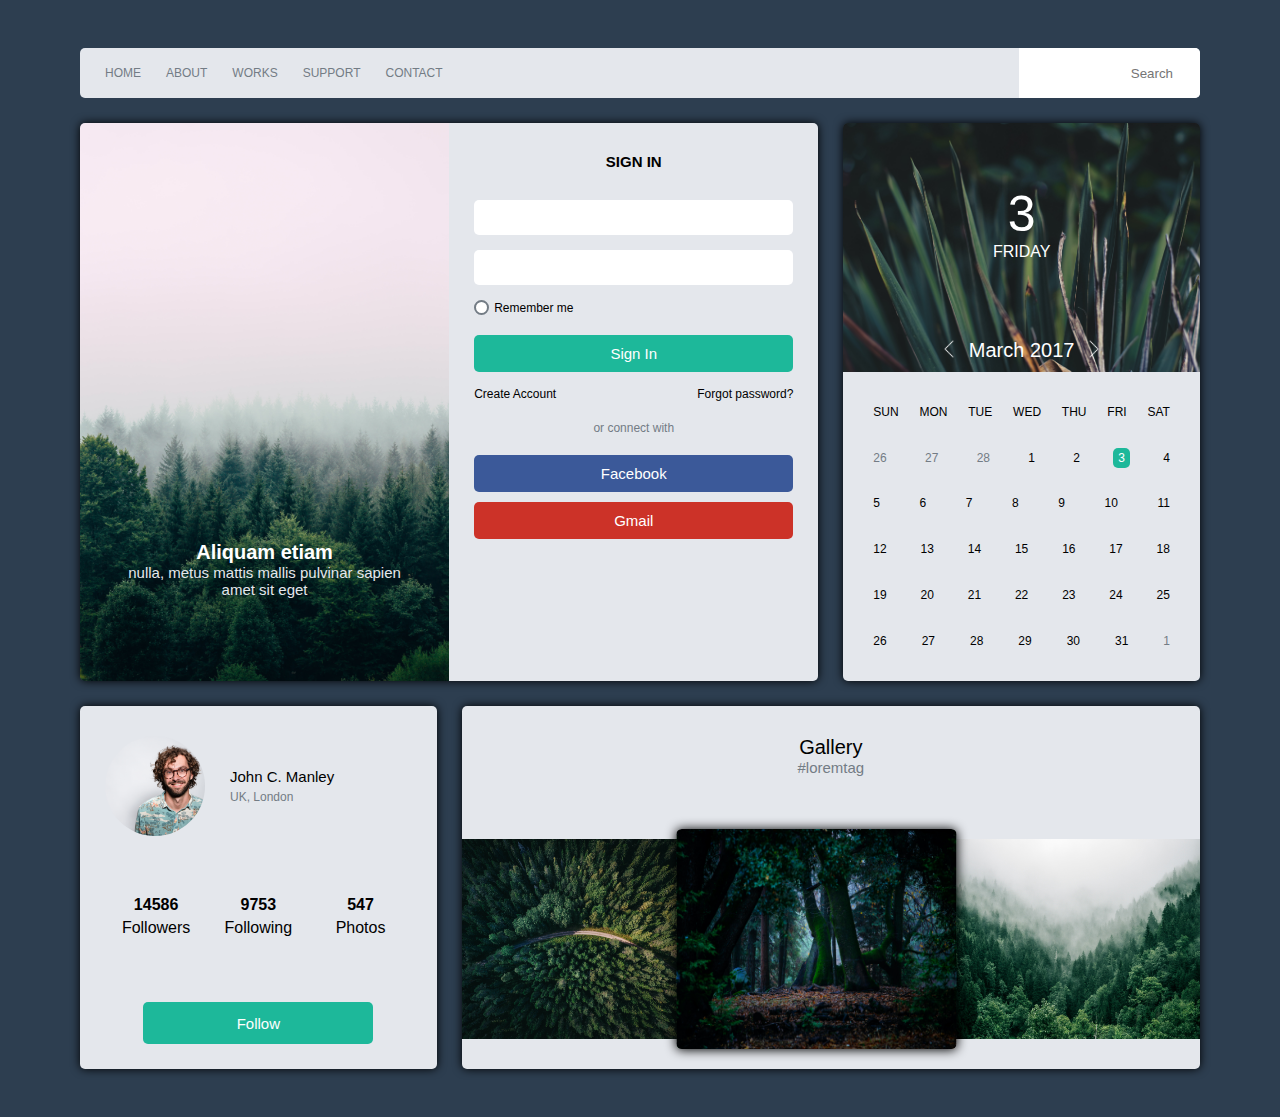
<file: iCodeThis/Aug_Day24/index.html>
<!DOCTYPE html>
<html lang="en">

<head>
    <meta charset="UTF-8">
    <meta name="viewport" content="width=device-width, initial-scale=1.0">
    <link rel="stylesheet" type="text/css" href="index.css" />
    <title>Day24</title>
</head>

<body class="bg-[#181028] flex justify-center items-center min-h-screen">
    <header>
        <div class="header-link-container">
            <a class="header-link" href="index.html">Home</a>
            <a class="header-link" href="index.html">About</a>
            <a class="header-link" href="index.html">Works</a>
            <a class="header-link" href="index.html">Support</a>
            <a class="header-link" href="index.html">Contact</a>
        </div>
        <form class="header-form">
            <img>
            <input class="header-input" type="text" placeholder="Search">
        </form>
    </header>
    <main>
        <section class="sign-in col-span-2 row-span-3">
            <div class="sign-in-image-container">
                <img class="sign-in-image" src="assets/sign-in-photo.jpg">
                <div class="sign-in-image-text">
                    <h2>Aliquam etiam</h2>
                    <p>nulla, metus mattis mallis pulvinar sapien amet sit eget</p>
                </div>
            </div>
            <div class="sign-in-container">
                <h3>
                    Sign in
                </h3>
                <form class="credentials">
                    <input type="text">
                    <input type="password">
                    <label for="checkbox"><input type="checkbox" id="checkbox"> Remember me</label>
                    <input type="submit" value="Sign In">
                </form>
                <div class="account-options">
                    <a>Create Account</a>
                    <a>Forgot password?</a>
                </div>
                <p>or connect with</p>
                <div class="alternatives">
                    <a class="fb">Facebook</a>
                    <a class="gm">Gmail</a>
                </div>
            </div>
        </section>
        <section class="calendar row-span-3">
            <div class="calendar-image-container">
                <img class="calendar-image" src="assets/calendar.jpg">
                <div class="day-container">
                    <p class="day-number">3</p>
                    <p class="day-text">Friday</p>
                </div>
                <div class="month"><img src="assets/left-arrow.png">March 2017<img class="reverse"
                        src="assets/left-arrow.png"></div>
            </div>
            <div class="calendar-container">
                <div class="table-values">
                    <span>Sun</span>
                    <span>Mon</span>
                    <span>Tue</span>
                    <span>Wed</span>
                    <span>Thu</span>
                    <span>Fri</span>
                    <span>Sat</span>
                </div>
                <div class="table-values">
                    <span class="other-month">26</span>
                    <span class="other-month">27</span>
                    <span class="other-month">28</span>
                    <span>1</span>
                    <span>2</span>
                    <span class="current">3</span>
                    <span>4</span>
                </div>
                <div class="table-values">
                    <span>5</span>
                    <span>6</span>
                    <span>7</span>
                    <span>8</span>
                    <span>9</span>
                    <span>10</span>
                    <span>11</span>
                </div>
                <div class="table-values">
                    <span>12</span>
                    <span>13</span>
                    <span>14</span>
                    <span>15</span>
                    <span>16</span>
                    <span>17</span>
                    <span>18</span>
                </div>
                <div class="table-values">
                    <span>19</span>
                    <span>20</span>
                    <span>21</span>
                    <span>22</span>
                    <span>23</span>
                    <span>24</span>
                    <span>25</span>
                </div>
                <div class="table-values">
                    <span>26</span>
                    <span>27</span>
                    <span>28</span>
                    <span>29</span>
                    <span>30</span>
                    <span>31</span>
                    <span class="other-month">1</span>
                </div>

            </div>
        </section>
        <section class="profile row-span-2">
            <div class="profile-top-container">
                <img class="profile-picture" src="assets/profile-picture.jpg">
                <div class="profile-main-data">
                    <p class="profile-name">John C. Manley</p>
                    <p class="profile-location">UK, London</p>
                </div>
            </div>
            <div class="profile-details">
                <div class="profile-detail">
                    <span class="number">14586</span>
                    <span class="field">Followers</span>
                </div>
                <div class="profile-detail">
                    <span class="number">9753</span>
                    <span class="field">Following</span>
                </div>
                <div class="profile-detail">
                    <span class="number">547</span>
                    <span class="field">Photos</span>
                </div>
            </div>
            <form class="profile-form">
                <input type="submit" value="Follow">
            </form>
        </section>
        <section class="gallery col-span-2 row-span-2">
            <div class="gallery-text">
                <p class="title">Gallery</p>
                <p class="tag">#loremtag</p>
            </div>
            <div class="gallery-carousel">
                <div class="gallery-image-container">
                    <img src="assets/gallery-1.jpg">
                </div>
                <div class="gallery-image-container">
                    <img src="assets/gallery-2.jpg" class="middle">
                </div>
                <div class="gallery-image-container">
                    <img src="assets/gallery-3.jpg">
                </div>
            </div>
        </section>
    </main>
</body>

</html>
</file>
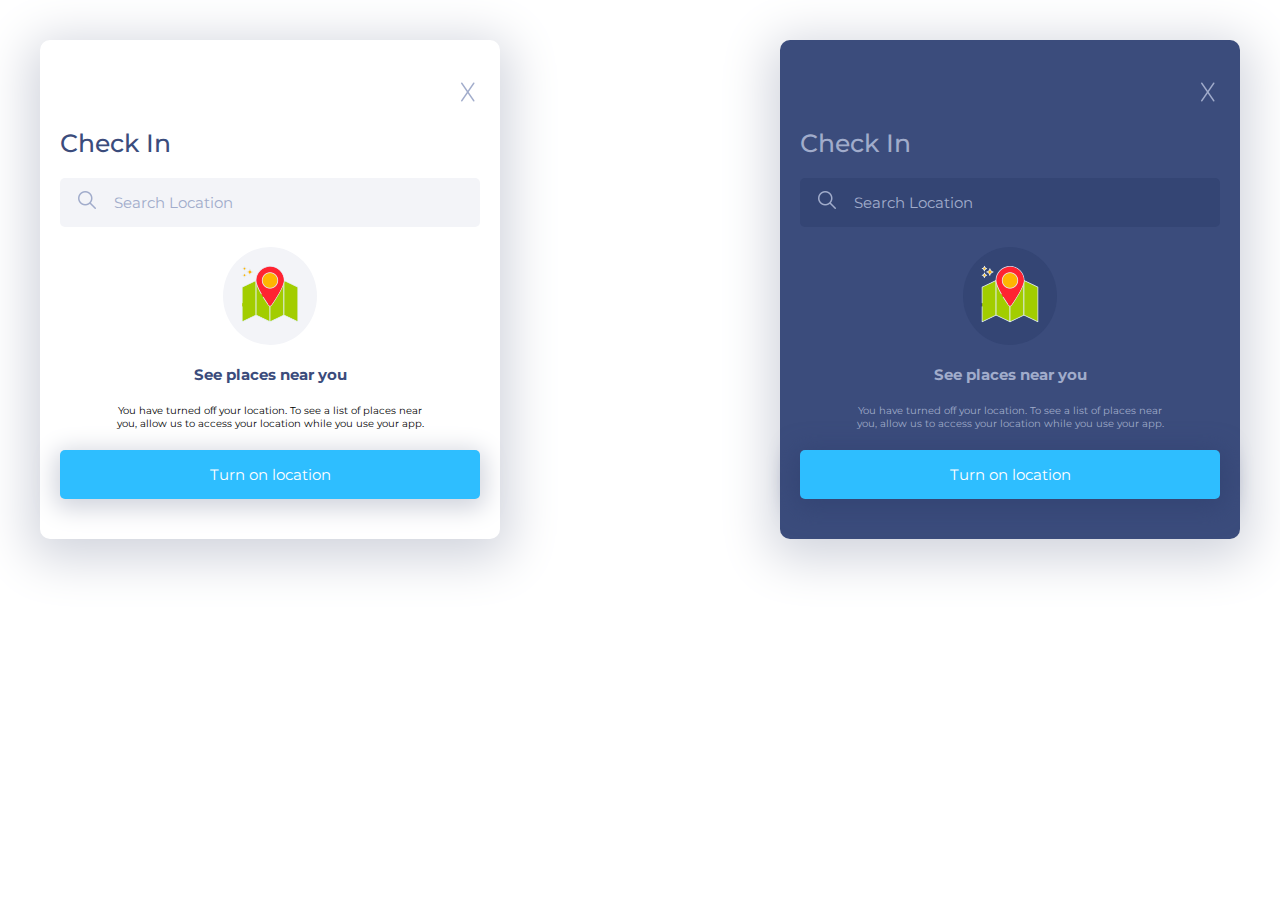
<file: iCodeThis/Aug_Day26/index.html>
<!DOCTYPE html>
<html lang="en">

<head>
    <meta charset="UTF-8">
    <meta name="viewport" content="width=device-width, initial-scale=1.0">
    <link rel="stylesheet" type="text/css" href="index.css" />
    <link rel="preconnect" href="https://fonts.googleapis.com">
    <link rel="preconnect" href="https://fonts.gstatic.com" crossorigin>
    <link href="https://fonts.googleapis.com/css2?family=Montserrat:wght@400;500;600;700;800&display=swap"
        rel="stylesheet">
    <title>Day26</title>
</head>

<body>
    <section>
        <div class="close-icon-container">
            <img src="assets/x.png">
        </div>
        <h3>Check In</h3>
        <form>
            <div class="search-container">
                <img src="assets/search.png">
                <input type="text" placeholder="Search Location">
            </div>
            <div class="image-container">
                <img src="assets/map.png">
            </div>
            <p class="bigger">See places near you</p>
            <p class="smaller">You have turned off your location. To see a list of places near you, allow us to access
                your location while you use your app.</p>
            <input type="submit" value="Turn on location">
        </form>
    </section>
    <section class="dark">
        <div class="close-icon-container">
            <img src="assets/x.png">
        </div>
        <h3>Check In</h3>
        <form>
            <div class="search-container">
                <img src="assets/search.png">
                <input type="text" placeholder="Search Location">
            </div>
            <div class="image-container">
                <img src="assets/map.png">
            </div>
            <p class="bigger">See places near you</p>
            <p class="smaller">You have turned off your location. To see a list of places near you, allow us to access
                your location while you use your app.</p>
            <input type="submit" value="Turn on location">
        </form>
    </section>
</body>

</html>
</file>
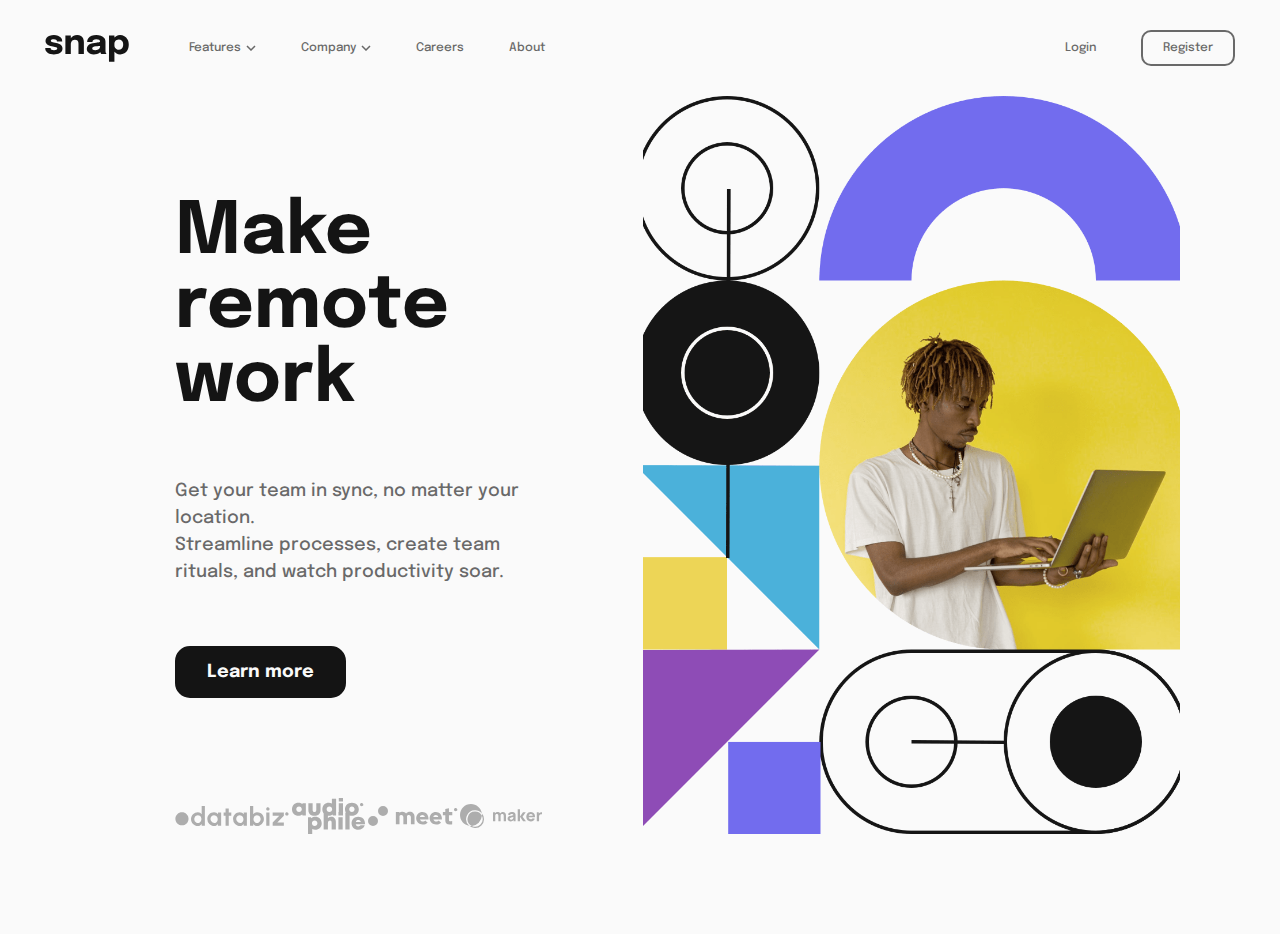
<file: FrontendMentor/intro-section-with-dropdown-navigation-main/website/index.html>
<!DOCTYPE html>
<html lang="en">

<head>
  <meta charset="UTF-8">
  <meta name="viewport" content="width=device-width, initial-scale=1.0">
  <!-- displays site properly based on user's device -->

  <link rel="icon" type="image/png" sizes="32x32" href="../images/favicon-32x32.png">
  <link rel="preconnect" href="https://fonts.googleapis.com">
  <link rel="preconnect" href="https://fonts.gstatic.com" crossorigin>
  <link href="https://fonts.googleapis.com/css2?family=Epilogue:wght@500;700&display=swap" rel="stylesheet">
  <link rel="stylesheet" type="text/css" href="index.css" />
  <script src="index.js" defer></script>

  <title>Frontend Mentor | Intro section with dropdown navigation</title>

</head>

<body>

  <header>
    <img src="../images/logo.svg">
    <nav id="nav">
      <img id="close-menu" src="../images/icon-close-menu.svg">
      <ul class="menu-list">
        <li class="menu-option" id="features">
          <div class="for-mobile-container">
            Features
            <img id="features-down" class="active" src="../images/icon-arrow-down.svg">
            <img id="features-up" src="../images/icon-arrow-up.svg">
          </div>
          <ul class="features-list">
            <li class="features-option"><img src="../images/icon-todo.svg"><a href="index.html">Todo List</a></li>
            <li class="features-option"><img src="../images/icon-calendar.svg"><a href="index.html">Calendar</a></li>
            <li class="features-option"><img src="../images/icon-reminders.svg"><a href="index.html">Reminders</a></li>
            <li class="features-option"><img src="../images/icon-planning.svg"><a href="index.html">Planning</a></li>
          </ul>
        </li>
        <li class="menu-option" id="company">
          <div class="for-mobile-container">
            Company
            <img id="company-down" class="active" src="../images/icon-arrow-down.svg">
            <img id="company-up" src="../images/icon-arrow-up.svg">
          </div>
          <ul class="company-list">
            <li class="company-option"><a href="index.html">History</a></li>
            <li class="company-option"><a href="index.html">Our Team</a></li>
            <li class="company-option"><a href="index.html">Blog</a></li>
          </ul>
        </li>
        <li class="menu-option"> <a class="header-link" href="index.html">Careers</a> </li>
        <li class="menu-option"> <a class="header-link" href="index.html">About</a> </li>
      </ul>
      <div class="account-list">
        <a class="login" href="index.html">Login</a>
        <a class="register" href="index.html">Register</a>
      </div>
    </nav>
    <img id="menu" src="../images/icon-menu.svg">
  </header>

  <main>
    <section class="left-container">
      <div class="text">
        <h2> Make <br> remote work </h2>
        <p>
          Get your team in sync, no matter your location. <br>
          Streamline processes,
          create team rituals, and watch productivity soar.
        </p>
        <a class="hiro-btn" href="index.html">Learn more</a>
      </div>
      <div class="clients">
        <img src="../images/client-databiz.svg">
        <img src="../images/client-audiophile.svg">
        <img src="../images/client-meet.svg">
        <img src="../images/client-maker.svg">
      </div>
    </section>
    <section class="right-container">
      <img id="desktop-image" src="../images/image-hero-desktop.png">
      <img id="mobile-image" src="../images/image-hero-mobile.png">
    </section>
  </main>

</body>

</html>
</file>
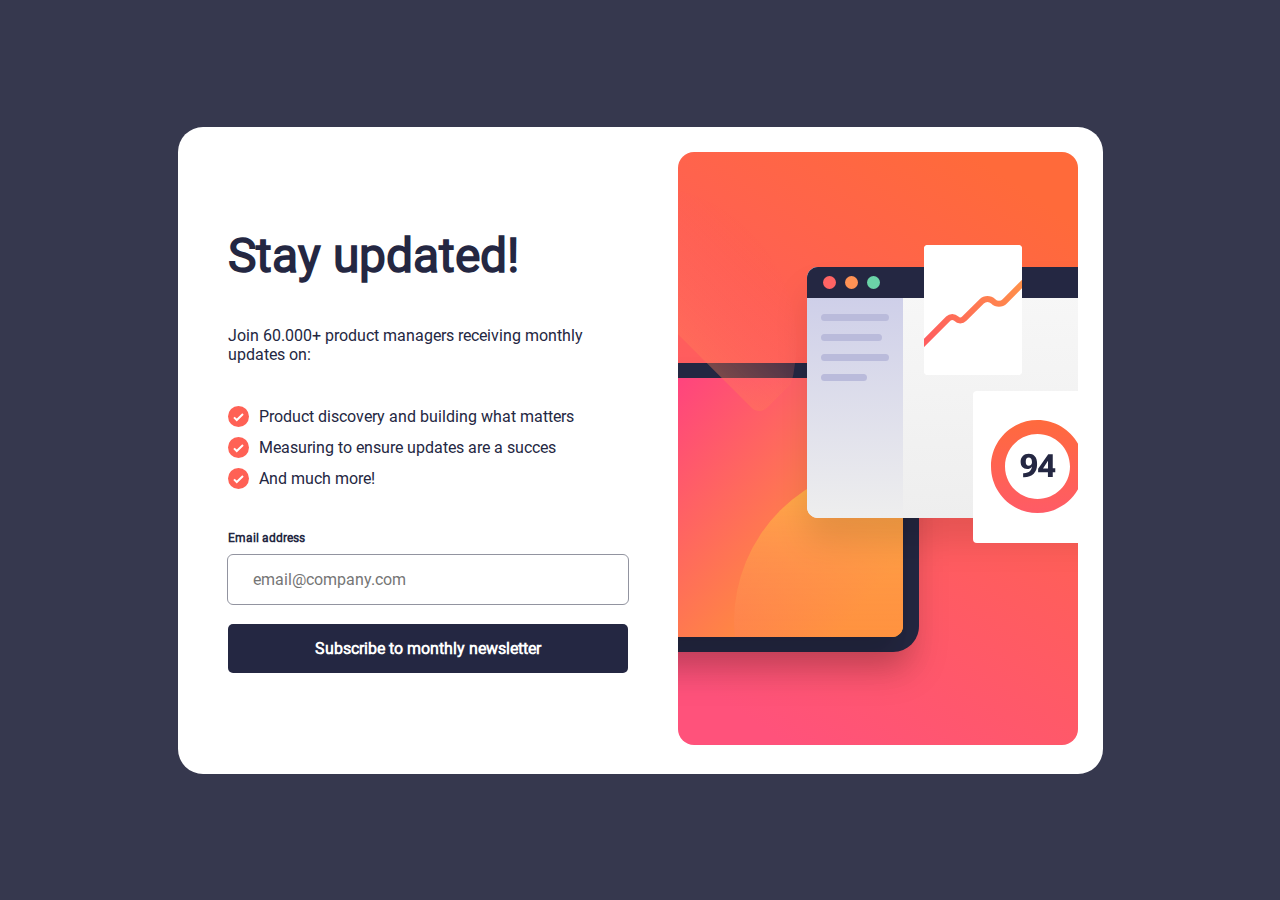
<file: FrontendMentor/newsletter-sign-up-with-success-message-main/website/index.html>
<!DOCTYPE html>
<html lang="en">

<head>
  <meta charset="UTF-8">
  <meta name="viewport" content="width=device-width, initial-scale=1.0">

  <link rel="icon" type="image/png" sizes="32x32" href="../assets/images/favicon-32x32.png">
  <link rel="stylesheet" type="text/css" href="style.css" />
  <script src="index.js" defer></script>

  <title>Frontend Mentor | Newsletter sign-up form with success message</title>

</head>


<body>
  <main class="newsletter">
    <section class="content">
      <h2>Stay updated!</h2>
      <p class="motivation">Join 60.000+ product managers receiving monthly updates on:</p>
      <ul>
        <li><img src="../assets/images/icon-list.svg">Product discovery and building what matters</li>
        <li><img src="../assets/images/icon-list.svg">Measuring to ensure updates are a succes</li>
        <li><img src="../assets/images/icon-list.svg">And much more!</li>
      </ul>
      <form id="form" action="success.html">
        <label for="email">Email address
          <span id="error">Valid email required</span>
        </label>
        <input type="text" placeholder="email@company.com" id="email">
        <button type="submit" id="submit">Subscribe to monthly newsletter</button>
      </form>
    </section>
    <section class="illustration">
      <img id="desktop" src="../assets/images/illustration-sign-up-desktop.svg">
      <img id="phone" src="../assets/images/illustration-sign-up-mobile.svg">
    </section>
  </main>
</body>

</html>
</file>
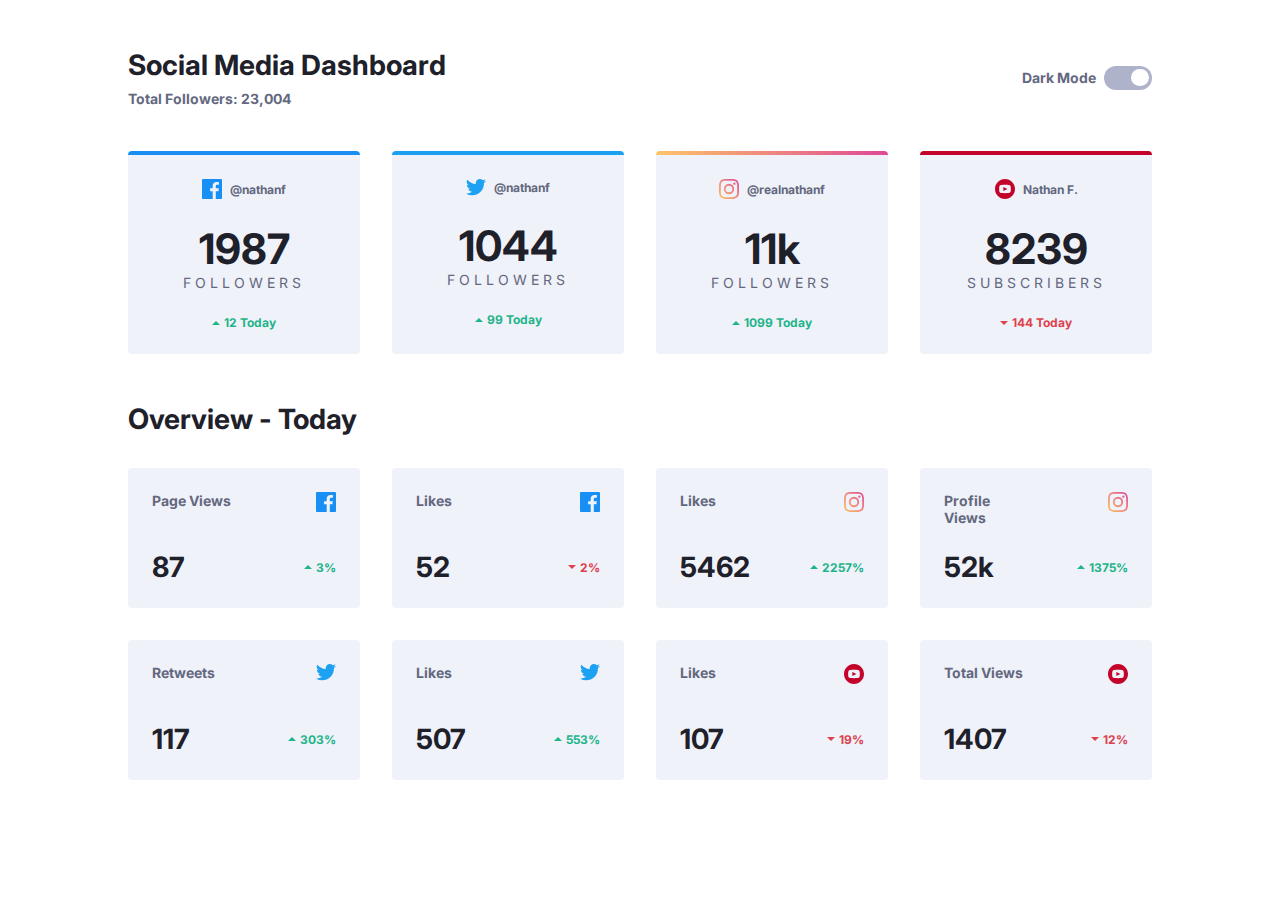
<file: FrontendMentor/social-media-dashboard-with-theme-switcher-master/website/index.html>
<!DOCTYPE html>
<html lang="en">

<head>
  <meta charset="UTF-8">
  <meta name="viewport" content="width=device-width, initial-scale=1.0">
  <!-- displays site properly based on user's device -->

  <link rel="icon" type="image/png" sizes="32x32" href="../images/favicon-32x32.png">
  <link rel="stylesheet" type="text/css" href="style.css" />
  <script src="index.js" defer></script>

  <link rel="preconnect" href="https://fonts.googleapis.com">
  <link rel="preconnect" href="https://fonts.gstatic.com" crossorigin>
  <link href="https://fonts.googleapis.com/css2?family=Inter:wght@400;700&display=swap" rel="stylesheet">

  <title>Frontend Mentor | Social media dashboard with theme switcher</title>

</head>

<body>
  <header>
    <div class="left-side">
      <h1>
        Social Media Dashboard
      </h1>
      <p>
        Total Followers: 23,004
      </p>
    </div>
    <div class="design-line"></div>
    <div class="right-side">
      <span>Dark Mode</span>
      <input type="checkbox" id="theme-checkbox">
      <label class="theme-switcher" for="theme-checkbox">
        <div class="theme-switcher-circle"></div>
      </label>
    </div>
  </header>


  <section class="general-cards">

    <div class="general-card facebook">
      <div class="platform-and-username">
        <img src="../images/icon-facebook.svg">
        <p class="username">@nathanf</p>
      </div>
      <div class="followers">
        <p class="number">
          1987
        </p>
        <p class="text">
          Followers
        </p>
      </div>
      <div class="fluctuation">
        <img src="../images/icon-up.svg">
        <span class="text">12 Today</span>
      </div>
    </div>

    <div class="general-card twitter">
      <div class="platform-and-username">
        <img src="../images/icon-twitter.svg">
        <p class="username">@nathanf</p>
      </div>
      <div class="followers">
        <p class="number">
          1044
        </p>
        <p class="text">
          Followers
        </p>
      </div>
      <div class="fluctuation">
        <img src="../images/icon-up.svg">
        <span class="text">99 Today</span>
      </div>
    </div>

    <div class="general-card instagram">
      <div class="platform-and-username">
        <img src="../images/icon-instagram.svg">
        <p class="username">@realnathanf</p>
      </div>
      <div class="followers">
        <p class="number">
          11k
        </p>
        <p class="text">
          Followers
        </p>
      </div>
      <div class="fluctuation">
        <img src="../images/icon-up.svg">
        <span class="text">1099 Today</span>
      </div>
    </div>

    <div class="general-card youtube">
      <div class="platform-and-username">
        <img src="../images/icon-youtube.svg">
        <p class="username">Nathan F.</p>
      </div>
      <div class="followers">
        <p class="number">
          8239
        </p>
        <p class="text">
          Subscribers
        </p>
      </div>
      <div class="fluctuation">
        <img src="../images/icon-down.svg">
        <span class="text bad">144 Today</span>
      </div>
    </div>

  </section>


  <article class="today-overview">

    <h2>Overview - Today</h2>

    <section class="today-overview-cards">

      <div class="today-overview-card">
        <p class="name">
          Page Views
        </p>
        <div class="icon-container">
          <img src="../images/icon-facebook.svg">
        </div>
        <p class="number">
          87
        </p>
        <div class="fluctuation">
          <img src="../images/icon-up.svg">
          <span class="text">
            3%
          </span>
        </div>
      </div>

      <div class="today-overview-card">
        <p class="name">
          Likes
        </p>
        <div class="icon-container">
          <img src="../images/icon-facebook.svg">
        </div>
        <p class="number">
          52
        </p>
        <div class="fluctuation">
          <img src="../images/icon-down.svg">
          <span class="text bad">
            2%
          </span>
        </div>
      </div>

      <div class="today-overview-card">
        <p class="name">
          Likes
        </p>
        <div class="icon-container">
          <img src="../images/icon-instagram.svg">
        </div>
        <p class="number">
          5462
        </p>
        <div class="fluctuation">
          <img src="../images/icon-up.svg">
          <span class="text">
            2257%
          </span>
        </div>
      </div>

      <div class="today-overview-card">
        <p class="name">
          Profile Views
        </p>
        <div class="icon-container">
          <img src="../images/icon-instagram.svg">
        </div>
        <p class="number">
          52k
        </p>
        <div class="fluctuation">
          <img src="../images/icon-up.svg">
          <span class="text">
            1375%
          </span>
        </div>
      </div>

      <div class="today-overview-card">
        <p class="name">
          Retweets
        </p>
        <div class="icon-container">
          <img src="../images/icon-twitter.svg">
        </div>
        <p class="number">
          117
        </p>
        <div class="fluctuation">
          <img src="../images/icon-up.svg">
          <span class="text">
            303%
          </span>
        </div>
      </div>

      <div class="today-overview-card">
        <p class="name">
          Likes
        </p>
        <div class="icon-container">
          <img src="../images/icon-twitter.svg">
        </div>
        <p class="number">
          507
        </p>
        <div class="fluctuation">
          <img src="../images/icon-up.svg">
          <span class="text">
            553%
          </span>
        </div>
      </div>

      <div class="today-overview-card">
        <p class="name">
          Likes
        </p>
        <div class="icon-container">
          <img src="../images/icon-youtube.svg">
        </div>
        <p class="number">
          107
        </p>
        <div class="fluctuation">
          <img src="../images/icon-down.svg">
          <span class="text bad">
            19%
          </span>
        </div>
      </div>

      <div class="today-overview-card">
        <p class="name">
          Total Views
        </p>
        <div class="icon-container">
          <img src="../images/icon-youtube.svg">
        </div>
        <p class="number">
          1407
        </p>
        <div class="fluctuation">
          <img src="../images/icon-down.svg">
          <span class="text bad">
            12%
          </span>
        </div>
      </div>

    </section>

  </article>

</body>

</html>
</file>
<file: iCodeThis/Aug_Day24/index.css>
:root{
    --dark-blue: #2D3E50;
    --container-grey: #E4E7EC;
    --icon-grey: #CFD3D8;
    --green: #1DB89A;
    --font-grey: #737C85;
    --fb: #3B5999;
    --gm: #CC3228;
    --extra-large: 30px;
    --large: 20px;
    --medium: 15px;
    --small: 12px;
}

*{
    margin: 0px;
    font-family: Arial, Helvetica, sans-serif;
}

body{
    margin: 3rem 5rem;
    background-color: var(--dark-blue);
}

/* HEADER */
header{
    padding-left: 25px;
    height: 50px;
    border-radius: 5px;
    display: flex;
    justify-content: space-between;
    background-color: var(--container-grey);
}
.header-link-container{
    display: flex;
    gap: 25px;
}
.header-link{
    text-decoration: none;
    text-transform: uppercase;
    font-size: 12px;
    color: var(--font-grey);
    display: flex;
    align-items: center;
}
form.header-form{
    display: flex;
}
input.header-input{
    border-radius: 0px 5px 5px 0px;
    outline: none;
    border: none;
    background-color: white;
}
input.header-input::placeholder{
    text-align: right;
    margin-right: 25px;
}

/* CONTENT */
main{
    margin-top: 25px;
    display: grid;
    grid-template-columns: repeat(3, 1fr);
    grid-template-rows: repeat(5, 1fr);
    gap: 25px;
}
.col-span-2{
    grid-column: span 2;
}
.row-span-2{
    grid-row: span 2;
}
.row-span-3{
    grid-row: span 3;
}
section{
    border-radius: 5px;
    box-shadow: 0rem 0rem 10px black;
}

/* SECTION 1 */
section.sign-in{
    display: grid;
    grid-template-columns: repeat(2, 1fr);
}
.sign-in-image-container{
    position: relative;
}
img.sign-in-image{
    width: 100%;
    height: 100%;
    border-radius: 5px 0px 0px 5px;
}
.sign-in-image-text{
    position: absolute;
    bottom: 0;
    left: 10%;
    height: 25%;
    width: 80%;
}
.sign-in-image-text h2{
    font-size: var(--large);
    color: white;
    text-align: center;
}
.sign-in-image-text p{
    text-align: center;
    font-size: var(--medium);
    font-weight: lighter;
    color: var(--container-grey);
    text-align: center;
}
.sign-in-container{
    padding: 30px 25px;
    border-radius: 0px 5px 5px 0px;
    background-color: var(--container-grey);
}
.sign-in-container h3{
    margin-bottom: 30px;
    font-size: var(--medium);
    text-transform: uppercase;
    text-align: center;
}
form.credentials{
    display: flex;
    flex-direction: column;
}
/* every son */
form.credentials > *{
    margin-bottom: 15px;
    border-radius: 5px;
    outline: none;
    border: none;
}
form.credentials > input[type=text], input[type=password]{
    padding: 10px;
    background-color: white;
}
label{
    align-self: flex-start;
    font-size: var(--small);
    display: flex;
    align-items: center;
    gap: 5px;
    cursor: pointer;
}
input[type=checkbox]{
    appearance: none;
    height: 15px;
    width: 15px;
    border: 2px solid var(--font-grey);
    border-radius: 15px;
    background-color: white;
    transition: 250ms;
}
input[type=checkbox]:checked{
    background-color: var(--green);
}
input[type=submit]{
    padding: 10px;
    margin-top: 5px;
    font-size: var(--medium);
    background-color: var(--green);
    color: white;
    cursor: pointer;
}
.account-options{
    display: flex;
    justify-content: space-between;
}
.account-options a{
    text-decoration: none;
    color: black;
    font-size: var(--small);
}
.sign-in-container p{
    margin: 20px 0px;
    font-size: var(--small);
    color: var(--font-grey);
    text-align: center;
}
.alternatives{
    display: flex;
    flex-direction: column;
    gap: 10px;
}
.alternatives a{
    text-decoration: none;
    padding: 10px;
    border-radius: 5px;
    font-size: var(--medium);
    color: white;
    text-align: center;
    cursor: pointer;
}
a.fb{
    background-color: var(--fb);
}
a.gm{
    background-color: var(--gm);
}

/* SECTION 2 */
section.calendar{
    display: flex;
    flex-direction: column;
}
.calendar-image-container{
    flex-basis: 100%;
    position: relative;
}
img.calendar-image{
    width: 100%;
    height: 100%;
    border-radius: 5px 5px 0px 0px;
}
.day-container{
    position: absolute;
    top: 25%;
    left: 10%;
    height: 50%;
    width: 80%;
}
.day-container > *{
    text-align: center;
    color: white;
}
.day-number{
    font-size: 50px;
}
.day-text{
    text-transform: uppercase;
}
.month{
    position: absolute;
    bottom: 0;
    left: 10%;
    margin: 10px 0px;
    width: 80%;
    font-size: var(--large);
    color: white;
    display: flex;
    justify-content: center;
    gap: 10px;
}
.month img{
    height: var(--large);
    aspect-ratio: 1 / 1;
    cursor: pointer;
}
.month img.reverse{
    transform: rotate(180deg);
}
.calendar-container{
    flex-basis: 100%;
    padding: 30px 25px;
    border-radius: 0px 0px 5px 5px;
    background-color: var(--container-grey);
    display: flex;
    flex-direction: column;
    justify-content: space-between;
}
.table-values{
    display: flex;
    justify-content: space-between;
}
.table-values span{
    padding: 3px 5px;
    font-size: var(--small);
    text-transform: uppercase;
    text-align: center;
}
.table-values span.other-month{
    color: var(--font-grey);
}
.table-values span.current{
    border-radius: 5px;
    background-color: var(--green);
    color: white;
}

/* SECTION 3 */
section.profile{
    padding: 30px 25px;
    border-radius: 5px;
    background-color: var(--container-grey);
    display: flex;
    flex-direction: column;
    justify-content: space-between;
}
.profile-top-container{
    display: flex;
    align-items: center;
    gap: 25px;
}
.profile-top-container img{
    height: 100px;
    width: 100px;
    border-radius: 50%;
    object-fit: cover;
}
.profile-name{
    font-size: var(--medium);
}
.profile-location{
    margin-top: 5px;
    font-size: var(--small);
    color: var(--font-grey);
}
.profile-details{
    display: flex;
}
.profile-detail{
    flex-basis: 100%;
    display: flex;
    flex-direction: column;
    gap: 5px;
}
.profile-detail span{
    text-align: center;
}
.profile-detail span.number{
    font-weight: bold;
}
form.profile-form{
    text-align: center;
}
form.profile-form input[type=submit]{
    outline: none;
    border: none;
    padding: 10px;
    height: 100%;
    width: 75%;
    border-radius: 5px;
    cursor: pointer;
}

/* SECTION 4 */
section.gallery{
    padding: 30px 0px;
    border-radius: 5px;
    background-color: var(--container-grey);
    display: flex;
    flex-direction: column;
    justify-content: space-between;
}
.gallery-text{
    text-align: center;
}
.gallery-text .title{
    font-size: var(--large);
}
.gallery-text .tag{
    font-size: var(--medium);
    color: var(--font-grey);
}
.gallery-carousel{
    display: flex;
}
.gallery-carousel img{
    width: 100%;
    height: 100%;
}
.gallery-carousel img.middle{
    border-radius: 5px;
    box-shadow: 0rem 0rem 10px black;
    transform: scale(1.1);
}
</file>
<file: iCodeThis/Aug_Day26/index.css>
:root{
    --box-grey: #F3F4F8;
    --box-shadow: #D1D4DD;
    --text-grey: #A1ACCB;
    --light-blue: #2EBEFF;
    --blue: #3B4C7C;
    --dark-blue: #344574;
    --fs-small: 10px;
    --fs-medium: 15px;
    --fs-large: 25px;
    --fw-light: 400;
    --fw-medium: 500;
    --fw-semibold: 600;
    --fw-bold: 700;
    --fw-extra-bold: 800;
}

*{
    margin: 0;
    padding: 0;
    border: none;
    font-family: 'Montserrat', sans-serif;
}

body{
    padding: 40px;
    display: flex;
    justify-content: space-between;
}

section{
    width: 35%;
    padding: 40px 20px;
    border-radius: 10px;
    box-shadow: 0px 10px 50px 10px var(--box-shadow);
    background-color: white;
    text-align: center;
}
section .close-icon-container{
    text-align: right;
}
section .close-icon-container img{
    cursor: pointer;
}
section h3{
    margin: 20px 0px;
    font-size: var(--fs-large);
    font-weight: var(--fw-medium);
    color: var(--blue);
    text-align: left;
}
section form{
    display: flex;
    flex-direction: column;
    align-items: stretch;
    gap: 20px;
}
form .search-container{
    position: relative;
    display: flex;
    z-index: 0;
}
form .search-container img{
    position: absolute;
    top: 10px;
    left: 15px;
}
form input[type=text]{
    flex-basis: 100%;
    padding: 15px;
    padding-left: 54px;
    border-radius: 5px;
    font-size: var(--fs-medium);
    color: var(--light-blue);
    background-color: var(--box-grey);
}
form input[type=text]:focus{
    outline: none;
}
form input[type=text]::placeholder{
    color: var(--text-grey);
}
form .image-container{
    align-self: center;
    padding: 15px;
    border-radius: 50%;
    background-color: var(--box-grey);
}
form .bigger{
    font-size: var(--fs-medium);
    font-weight: var(--fw-bold);
    color: var(--blue);
}
form .smaller{
    align-self: center;
    width: 75%;
    font-size: var(--fs-small);
    font-weight: var(--fw-light);
}
form input[type=submit]{
    padding: 15px;
    border-radius: 5px;
    font-size: var(--fs-medium);
    color: white;
    background-color: var(--light-blue);
    box-shadow: 0px 5px 25px 5px var(--box-shadow);
    cursor: pointer;
}

section.dark{
    background-color: var(--blue);
}
section.dark h3{
    color: var(--text-grey);
}
section.dark form input[type=text]{
    background-color: var(--dark-blue);
}
section.dark form .image-container{
    background-color: var(--dark-blue);
}
section.dark .bigger{
    color: var(--text-grey)
}
section.dark .smaller{
    color: var(--text-grey);
}
section.dark form input[type=submit]{
    box-shadow: 0px 5px 25px 5px var(--dark-blue);
}
</file>
<file: FrontendMentor/intro-section-with-dropdown-navigation-main/website/index.css>
* {
    margin: 0;
    padding: 0;
    border: none;
    font-family: 'Epilogue', sans-serif;
}

:root{
    --almost-white: hsl(0, 0%, 98%);
    --medium-grey: hsl(0, 0%, 41%);
    --almost-black: hsl(0, 0%, 8%);
    --almost-black-50: hsl(0, 0%, 8%, 50%);
    --fs-header: 12px;
    --fs-paragraph: 18px;
    --fs-title: 72px;
    --fs-mobile-header: 15px;
    --fs-mobile-paragraph: 14px;
    --fs-mobile-title: 27px;
    --fw-regular: 500;
    --fw-bold: 700;
}

body{
    min-height: 100vh;
    background-color: var(--almost-white);
}

/* HEADER */
header{
    padding: 30px 45px;
    display: flex;
    align-items: center;
    gap: 60px;
}
header nav{
    width: 100%;
    display: flex;
    justify-content: space-between;
    align-items: center;
}
header nav ul.menu-list{
    list-style: none;
    display: flex;
    gap: 45px;
}
header nav ul.menu-list li.menu-option{
    position: relative;
    font-size: var(--fs-header);
    font-weight: var(--fw-regular);
    color: var(--medium-grey);
    transition: 300ms;
}
header nav ul.menu-list li.menu-option:hover{
    color: var(--almost-black);
}
header nav ul.menu-list li.menu-option .for-mobile-container{
    display: flex;
    align-items: center;
    gap: 5px;
}
ul.menu-list li.menu-option img#features-down, img#features-up, img#company-down, img#company-up{
    display: none;
}
ul.menu-list li.menu-option img#features-down.active, img#features-up.active, img#company-down.active, img#company-up.active{
    display: block;
}
header nav ul.menu-list li.menu-option ul.features-list{
    position: absolute;
    top: calc(100% + 12px);
    right: 0;
    list-style: none;
    padding: 5px 15px;
    border-radius: 10px;
    box-shadow: 0px 10px 30px -10px var(--medium-grey);
    background-color: var(--almost-white);
}
ul.features-list li.features-option{
    margin: 12.5px;
    font-size: var(--fs-header);
    font-weight: var(--medium);
    color: var(--grey);
    display: flex;
    align-items: center;
    gap: 10px;
}
header nav ul.menu-list li.menu-option ul.company-list{
    position: absolute;
    top: calc(100% + 12px);
    left: 0;
    list-style: none;
    padding: 5px 15px;
    border-radius: 10px;
    box-shadow: 0px 10px 30px -10px var(--medium-grey);
    background-color: var(--almost-white);
    z-index: 2;
}
ul.company-list li.company-option{
    margin: 12.5px;
    font-size: var(--fs-header);
    font-weight: var(--medium);
    color: var(--grey);
}
ul.company-list li.company-option a{
    white-space: nowrap;
}
#features, #company{
    cursor: pointer;
}
header nav a{
    text-decoration: none;
    font-size: var(--fs-header);
    font-weight: var(--fw-regular);
    color: var(--medium-grey);
    transition: 300ms;
}
header nav a:hover{
    color: var(--almost-black);
}
header nav div.account-list{
    list-style: none;
    display: flex;
    align-items: center;
    gap: 45px;
}
header nav div.account-list .register{
    padding: 10px 20px;
    border: 2px solid var(--medium-grey);
    border-radius: 10px;
    transition: 300ms;
}
header nav div.account-list .register:hover{
    border: 2px solid var(--almost-black);
}
.features-list, .company-list{
    display: none;
}
.features-list.active, .company-list.active{
    display: block;
}
header img#menu{
    display: none;
}
header img#close-menu{
    display: none;
}

/* HIRO */
main{
    padding: 0px 100px 100px 175px;
    display: flex;
    align-items: stretch;
    justify-content: space-between;
    gap: 100px;
}
section.left-container{
    padding-top: 100px;
    display: flex;
    flex-direction: column;
    justify-content: space-between;
}
section.left-container .text{
    display: flex;
    flex-direction: column;
    gap: 60px;
}
section.left-container .text h2{
    font-size: var(--fs-title);
    font-weight: var(--fw-bold);
    color: var(--almost-black);
}
section.left-container .text p{
    font-size: var(--fs-paragraph);
    font-weight: var(--fw-regular);
    color: var(--medium-grey);
    line-height: 150%;
}
section.left-container .text a{
    align-self: flex-start;
    padding: 15px 30px;
    border: 2px solid var(--almost-black);
    border-radius: 15px;
    font-size: var(--fs-paragraph);
    font-weight: var(--fw-bold);
    text-decoration: none;
    color: var(--almost-white);
    background-color: var(--almost-black);
    transition: 300ms;
}
section.left-container .text a:hover{
    background-color: var(--almost-white);
    color: var(--almost-black);
}
section.left-container .clients{
    margin-top: 100px;
    display: flex;
    align-items: center;
    justify-content: space-between;
}
section.left-container .clients .mobile{
    display: none;
}
section.right-container img{
    max-width: 100%;
    max-height: 100%;
}
section.right-container img#mobile-image{
    display: none;
}


/* RESPONSIVE */
@media(max-width: 1300px) {
    section.right-container img{
        min-width: 100%;
        min-height: 100%;
        object-fit: cover;
    }
}
@media(max-width: 1000px) {
    /* HEADER */
    header{
        padding: 30px 15px;
        justify-content: space-between;
        align-items: flex-start;
    }
    header img#menu{
        display: block;
    }
    header nav{
        display: none;
        padding: 30px 15px;
        position: absolute;
        top: 0;
        right: 0;
        width: fit-content;
        height: calc(100% + 15px);
        box-shadow: 0px 0px 0px 800px var(--almost-black-50);
        background-color: var(--almost-white);
        z-index: 1;
    }
    header nav.active{
        display: flex;
        flex-direction: column;
        justify-content: flex-start;
        align-items: stretch;
        gap: 30px;
    }
    header nav #close-menu{
        display: block;
        align-self: flex-end;
    }
    header nav ul.menu-list{
        flex-direction: column;
        gap: 30px;
    }
    header nav ul.menu-list li.menu-option{
        font-size: var(--fs-mobile-header);
        gap: 10px;
    }
    header nav ul.menu-list li.menu-option ul.features-list{
        position: relative;
        top: 0px;
        right: 0;
        padding: 0px 0px 0px 15px;
        border-radius: 0px;
        box-shadow: none;
    }
    ul.features-list li.features-option{
        margin: 15px 0px 0px 0px;
        font-size: var(--fs-mobile-header);
        display: flex;
        align-items: center;
        gap: 10px;
    }
    header nav ul.menu-list li.menu-option ul.company-list{
        position: relative;
        top: 0px;
        left: 0;
        padding: 0px 0px 0px 15px;
        border-radius: 0px;
        box-shadow: none;
    }
    ul.company-list li.company-option{
        margin: 15px 0px 0px 0px;
        font-size: var(--fs-mobile-header);
    }
    header nav a{
        font-size: var(--fs-mobile-header);
    }
    header nav div.account-list{
        flex-direction: column;
        align-items: stretch;
        gap: 20px;
    }
    header nav div.account-list .login{
        align-self: center;
    }
    header nav div.account-list .register{
        padding: 10px 50px;
        border-radius: 15px;
        text-align: center;
    }
    

    /* HIRO */
    main{
        padding: 0px;
        flex-direction: column-reverse;
        gap: 60px;
    }
    section.left-container{
        padding: 0px 15px 15px 15px;
    }
    section.right-container img#desktop-image{
        display: none;
    }
    section.right-container img#mobile-image{
        display: block;
    }
    section.left-container .text{
        gap: 30px;
    }
    section.left-container .text h2{
        font-size: var(--fs-mobile-title);
        text-align: center;
    }
    br{
        display: none;
    }
    section.left-container .text p{
        font-size: var(--fs-mobile-paragraph);
        text-align: center;
    }
    section.left-container .text a{
        align-self: center;
        font-size: var(--fs-mobile-paragraph);
    }
    section.left-container .clients{
        margin-top: 60px;
    }
    section.left-container .clients img{
        max-width: 25%;
    }
}
</file>
<file: FrontendMentor/newsletter-sign-up-with-success-message-main/website/style.css>
/* Add fonts */
@font-face {
    font-family: Roboto;
    src: url(../assets/fonts/Roboto-Bold.ttf);
    src: url(../assets/fonts/Roboto-Regular.ttf);
}

*{
    margin: 0;
    padding: 0;
    border: none;
    font-family: Roboto;
}

:root{
    --tomato: hsl(4, 100%, 67%);
    --tomato-10: hsl(4, 100%, 67%, 10%); 
    --orange: hsl(14, 100%, 62%);
    --dark-slate-grey: hsl(234, 29%, 20%);
    --charcoal-grey: hsl(235, 18%, 26%);
    --grey: hsl(231, 7%, 60%);
    --white: hsl(0, 0%, 100%);
    --fs-title: 48px;
    --fs-phone-title: 32px;
    --fs-description: 16px;
    --fs-details: 12px;
    --fw-bold: 700;
    --fw-regular: 400;
}

body{
    min-height: 100vh;
    background-color: var(--charcoal-grey);
    display: flex;
    justify-content: center;
    align-items: center;
}

/* NEWSLETTER DEFAULT */
main{
    padding: 25px 25px 25px 50px;
    border-radius: 25px;
    background-color: var(--white);
    display: flex;
    gap: 50px;
}   
/* Font size */
main h2{
    font-size: var(--fs-title);
    font-weight: var(--fw-bold);
}
main p, li, input[type=text], input[type=text]::placeholder{
    font-size: var(--fs-description);
    font-weight: var(--fw-regular);
}
main label{
    font-size: var(--fs-details);
    font-weight: var(--fw-bold);
}
main button[type=submit]{
    font-size: var(--fs-description);
    font-weight: var(--fw-bold);
}
/* Left side */
section.content{
    width: 400px;
    margin: 75px 0px;
    display: flex;
    flex-direction: column;
    justify-content: space-between;
}
h2{
    color: var(--dark-slate-grey);
}
p{
    color: var(--dark-slate-grey);
}
ul{
    list-style: none;
    display: flex;
    flex-direction: column;
    gap: 10px;
}
li{
    color: var(--dark-slate-grey);
    display: flex;
    align-items: center;
    gap: 10px;
}
form{
    display: flex;
    flex-direction: column;
    gap: 10px;
}
form label{
    color: var(--dark-slate-grey);
    display: flex;
    justify-content: space-between;
}
form label span{
    display: none;
}
form input[type=text]{
    padding: 15px 25px;
    outline: 1px solid var(--grey);
    border-radius: 5px;
    transition: 200ms;
}
form input[type=text]:hover{
    outline: 1px solid var(--dark-slate-grey);
}
form input[type=text]:focus{
    outline: 1px solid var(--dark-slate-grey);
    color: var(--dark-slate-grey)
}
form button[type=submit]{
    margin-top: 10px;
    padding: 15px 25px;
    border-radius: 5px;
    color: var(--white);    
    background: var(--dark-slate-grey);
    cursor: pointer;
}
form button[type=submit]:hover{
    background: linear-gradient(to right, var(--tomato), var(--orange));
}


/* NEWSLETTER ERROR */
form input[type=text].error{
    outline-color: var(--tomato);
    color: var(--tomato);
    background-color: var(--tomato-10);
}
form input[type=text].error::placeholder{
    color: var(--tomato);
}
form label span.true{
    display: inline;
    color: var(--tomato);
}


/* SUCCESS */
div.success{
    width: 20%;
    min-width: 400px;
    padding: 50px;
    border-radius: 25px;
    background-color: var(--white);
    display: flex;
    flex-direction: column;
    gap: 25px;  
}
div.success img{
    height: 50px;
    width: 50px;
}
div,.success h2{
    font-size: var(--fs-title);
    font-weight: var(--fw-bold);
    color: var(--dark-slate-grey);
}
div.success p{
    font-size: var(--fs-description);
    font-weight: var(--fw-regular);
    color: var(--dark-slate-grey);
    line-height: 175%;
}
div.success button{
    padding: 15px 25px;
    border-radius: 5px;
    font-size: var(--fs-description);
    font-weight: var(--fw-bold);
    color: var(--white);
    background: var(--dark-slate-grey);
    cursor: pointer;
}
div.success button:hover{
    background: linear-gradient(to right, var(--tomato), var(--orange));
}


/* RESPONSIVE */
img.hide{
    display: none;
}
@media(max-height: 600px){
    body{
        margin: 50px 0px;
    }
}
@media(max-width: 1000px){
    body{
        height: 100%;
        margin: 0px;
        align-items: flex-start;
    }

    /* NEWSLETTER */
    main{
        width: 375px;
        padding: 0px;
        border-radius: 0px;
        flex-direction: column-reverse;
        gap: 0px;
    }
    section.content{
        width: 100%;
        box-sizing: border-box;
        padding: 25px;
        margin: 0px;
        gap: 25px;
    }
    main h2{
        font-size: var(--fs-phone-title);
    }
    li{
        align-items: flex-start;
    }

    /* SUCCESS */
    div.success{
        box-sizing: border-box;
        width: 375px;
        min-width: 375px;
        padding: 100px 25px 25px 25px;
        border-radius: 0px;
    }
    div,.success h2{
        font-size: var(--fs-phone-title);
    }
    div.success button{
        margin-top: 175px;
    }
}
</file>
<file: FrontendMentor/social-media-dashboard-with-theme-switcher-master/website/style.css>
:root{
    /* PRIMARY */
    --lime-green: hsl(163, 72%, 41%);
    --bright-red: hsl(356, 69%, 56%);
    --facebook:  hsl(208, 92%, 53%);
    --twitter: hsl(203, 89%, 53%);
    --instagram: linear-gradient(to right, hsl(37, 97%, 70%), hsl(329, 70%, 58%));
    --youtube: hsl(348, 97%, 39%);

    /* FONT SIZE */
    --fs-details: 12px;
    --fs-paragraph: 14px;
    --fs-title: 28px;
    --fs-highlight: 42px;

    /* FONT WEIGHT */
    --fw-regular: 400;
    --fw-bold: 700;
}

* {
    margin: 0;
    padding: 0;
    border: none;
    font-family: 'Inter', sans-serif;
    transition: 200ms;
}
body{
    margin-inline: auto;
    width: 80vw;
    background-color: var(--background);

    /* TOGGLE */
    --toggle-light: hsl(230, 22%, 74%);
    --toggle-dark:  linear-gradient(to top right, hsl(210, 78%, 56%), hsl(146, 68%, 55%));
    
    /* LIGHT THEME */
    --background: hsl(0, 0%, 100%); /* BG - white */
    --background-top-pattern:  hsl(225, 100%, 98%); /* Top BG Pattern - very-pale-blue */
    --card-background:  hsl(228, 50%, 96%); /* Card BG - light-grayish-blue */
    --card-background-hover: hsl(228, 32%, 91%); /* Hover Card BG - light-gray-blue */
    --normal-text: hsl(228, 12%, 44%); /* Text - dark-grayish-blue */
    --important-text: hsl(230, 17%, 14%); /* Text - very-dark-blue */
}
body.dark{
    /* DARK THEME */
    --background: hsl(230, 17%, 14%); /* BG - very-dark-blue */
    --background-top-pattern: hsl(232, 19%, 15%);  /* Top BG Pattern - very-dark-blue-2 */
    --card-background: hsl(229, 27%, 20%); /* Card BG - dark-desaturated-blue */
    --card-background-hover: hsl(229, 16%, 34%); /* Hover Card BG - light-desaturated-blue */
    --normal-text: hsl(228, 34%, 66%); /* Text - desaturated-blue */
    --important-text: hsl(0, 0%, 100%); /* Text - white */
}

header{
    padding: 3rem 0rem;
    display: flex;
    justify-content: space-between;
}
header .left-side h1{
    margin-bottom: 0.5rem;
    font-size: var(--fs-title);
    font-weight: var(--fw-bold);
    color: var(--important-text);
}
header .left-side p{
    font-size: var(--fs-paragraph);
    font-weight: var(--fw-bold);
    color: var(--normal-text);
}
header .design-line{
    display: none;
}
header .right-side{
    display: flex;
    align-items: center;
    gap: 0.5rem;
}
header .right-side span{
    font-size: var(--fs-paragraph);
    font-weight: var(--fw-bold);
    color: var(--normal-text);
}
input[type=checkbox]#theme-checkbox{
    display: none;
}
label.theme-switcher{
    position: relative;
    width: 3rem;
    height: 1.5rem;
    border-radius: 6rem;
    background-color: var(--toggle-light);
    cursor: pointer;
}
input[type=checkbox]#theme-checkbox:checked + label.theme-switcher{
    background: var(--toggle-dark);
}
.theme-switcher-circle{
    content: '';
    position: absolute;
    top: 0.2rem;
    right: 0.2rem;
    height: 1.1rem;
    width: 1.1rem;
    border-radius: 50%;
    background-color: var(--background);
    transform: translateX(0);
    transition: 300ms;
}
.theme-switcher-circle.dark{
    transform: translateX(-1.5rem);
}

/* GENERAL CARDS */
.general-cards{
    display: grid;
    grid-template-columns: repeat(4, 1fr);
    gap: 2rem;
}
.general-card{
    position: relative;
    padding: 1.5rem;
    border-radius: 0rem 0rem 0.25rem 0.25rem;
    background-color: var(--card-background);
    text-align: center;
    cursor: pointer;
    transition: 200ms;
}
.general-card:hover{
    background-color: var(--card-background-hover);
}
.general-card::before{
    content: '';
    position: absolute;
    top: -0.25rem;
    left: 0;
    height: 100%;
    width: 100%;
    border-radius: 0.25rem;
    z-index: -1;
}
.general-card.facebook::before{
    background-color: var(--facebook);
}
.general-card.twitter:before{
    background-color: var(--twitter);
}
.general-card.instagram:before{
    background: var(--instagram);
}
.general-card.youtube:before{
    background-color: var(--youtube);
}
.general-card .platform-and-username{
    display: flex;
    justify-content: center;
    align-items: center;
    gap: 0.5rem;
}
.general-card .platform-and-username .username{
    font-size: var(--fs-details);
    font-weight: var(--fw-bold);
    color: var(--normal-text);
}
.general-card .followers{
    padding: 1.5rem 0rem;
}
.general-card .followers .number{
    font-size: var(--fs-highlight);
    font-weight: var(--fw-bold);
    color: var(--important-text);
}
.general-card .followers .text{
    font-size: var(--fs-paragraph);
    font-weight: var(--fw-regular);
    color: var(--normal-text);
    letter-spacing: 0.25rem;
    text-transform: uppercase;
}
.general-card .fluctuation{
    display: flex;
    justify-content: center;
    align-items: center;
    gap: 0.25rem;
}

/* TODAY OVERVIEW */
.today-overview{
    padding: 3rem 0rem;
}
.today-overview h2{
    margin-bottom: 2rem;
    font-size: var(--fs-title);
    font-weight: var(--fw-bold);
    color: var(--important-text);
}
.today-overview .today-overview-cards{
    display: grid;
    grid-template-columns: repeat(4, minmax(200px, 1fr));
    grid-template-rows: repeat(2, 1fr);
    gap: 2rem;
}
.today-overview-card{
    padding: 1.5rem;
    border-radius: 0.25rem;
    background-color: var(--card-background);
    
    display: grid;
    grid-template-columns: repeat(2, 1fr);
    grid-template-rows: repeat(2, 1fr);
    gap: 1.5rem;

    cursor: pointer;
    transition: 200ms;
}
.today-overview-card:hover{
    background-color: var(--card-background-hover);
}
.today-overview-card .name{
    font-size: var(--fs-paragraph);
    font-weight: var(--fw-bold);
    color: var(--normal-text);
}
.today-overview-card .icon-container{
    text-align: right;
}
.today-overview-card .number{
    font-size: var(--fs-title);
    font-weight: var(--fw-bold);
    color: var(--important-text);
}
.today-overview-card .fluctuation{
    display: flex;
    justify-content: flex-end;
    align-items: center;
    gap: 0.25rem;
}

/* General styling */
.fluctuation .text{
    font-size: var(--fs-details);
    font-weight: var(--fw-bold);
    color: var(--lime-green);
}
.fluctuation .text.bad{
    color: var(--bright-red);
}


/* RESPONSIVE */
@media(max-width: 1150px) {
    .today-overview .today-overview-cards{
        grid-template-columns: repeat(2, minmax(200px, 1fr));
        grid-template-rows: repeat(4, 1fr);
    }
}
@media(max-width: 1000px) {
    .general-cards{
        grid-template-columns: repeat(2, 1fr);
        grid-template-rows: repeat(2, 1fr);
    }
}
@media(max-width: 650px) {
    header{
        flex-direction: column;
    }
    header .design-line{
        display: block;
        margin: 1.5rem 0rem;
        height: 0.05rem;
        background-color: var(--normal-text);
    }
    header .right-side{
        justify-content: space-between;
    }
    .general-cards{
        grid-template-columns: none;
        grid-template-rows: repeat(4, 1fr);
    }
    .today-overview .today-overview-cards{
        grid-template-columns: none;
        grid-template-rows: repeat(8, 1fr);
    }
}
</file>
